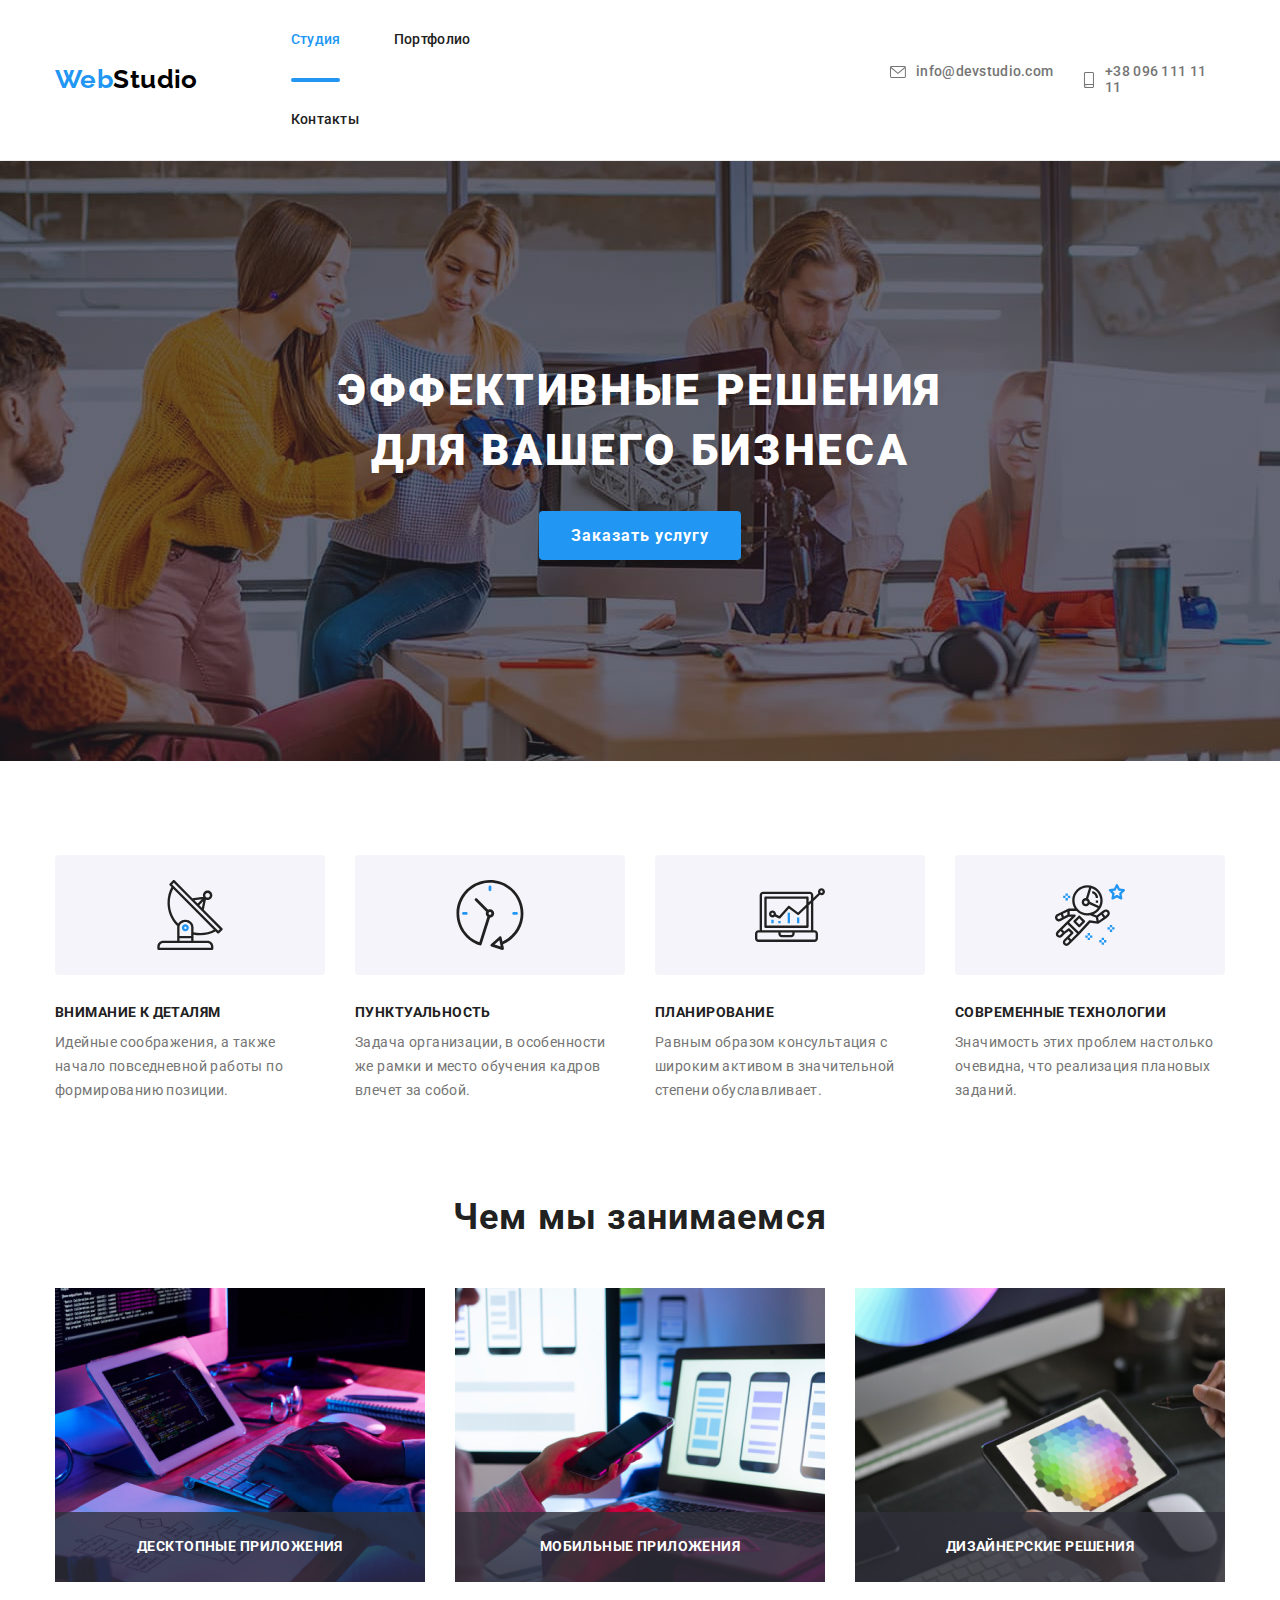
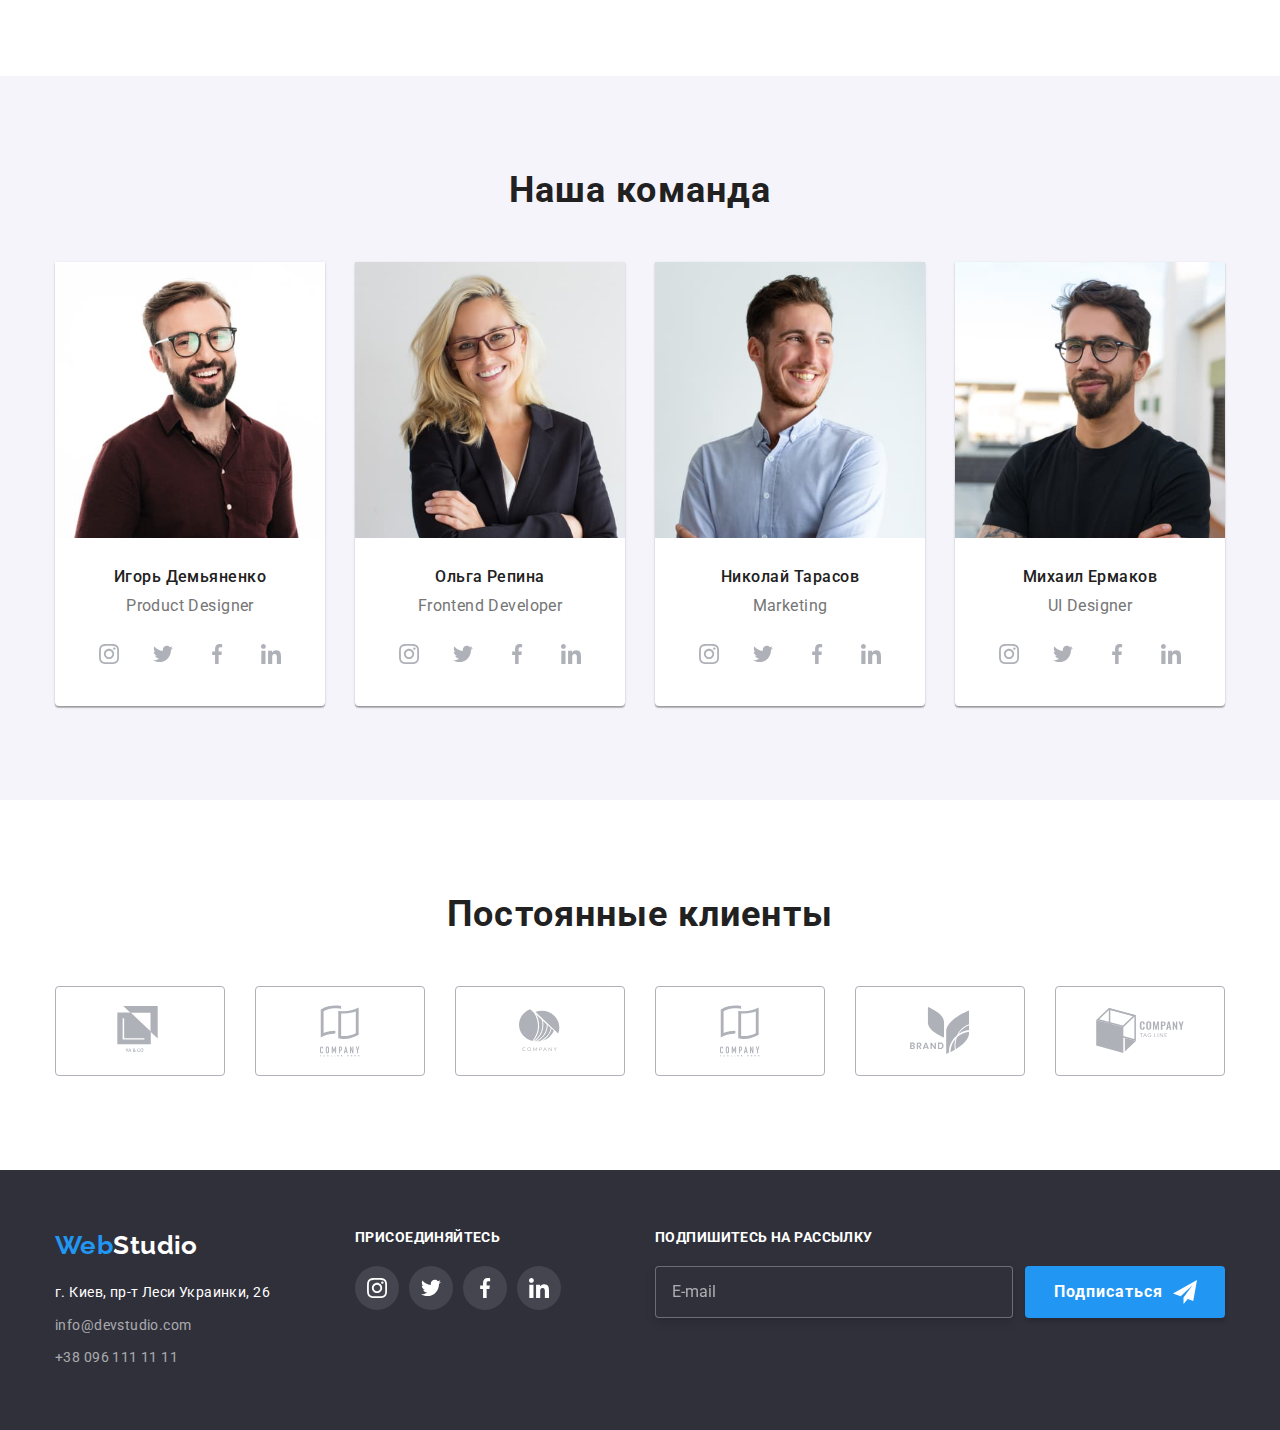
<file: index.html>
<!DOCTYPE html>
<html lang="ru">

<head>
    <meta charset="UTF-8">
    <meta http-equiv="X-UA-Compatible" content="IE=edge">
    <meta name="viewport" content="width=device-width, initial-scale=1.0">
    <meta name="description" content="Студия по созданию професиональных сайтов" >
    <title>WebStudio</title>
    <link rel="icon" href="./images/cat.jpg">
    <link rel="stylesheet"
        href="https://cdnjs.cloudflare.com/ajax/libs/modern-normalize/1.0.0/modern-normalize.min.css">
    <link rel="preconnect" href="https://fonts.gstatic.com">
    <link
        href="https://fonts.googleapis.com/css2?family=Raleway:wght@700&family=Roboto:wght@400;500;700;900&display=swap"
        rel="stylesheet">
    <link rel="stylesheet" href="./js/custom.js">
    <link rel="stylesheet" href="https://cdnjs.cloudflare.com/ajax/libs/animate.css/4.1.1/animate.min.css" />
    <link rel="stylesheet" href="./css/main.min.css">
</head>

<body>

    <!--header -->
    <header class="header">
        <div class="container header__container">
            <nav class="header__nav is-open">
                <a href="./index.html" class="header__logo">
                    <span class="header__logo--color">Web</span><span class="header__logo--link link">Studio</span>
                </a>
                <button type="button" class="button header__button--menu" aria-controls="menu-container"
                    aria-expanded="false" data-menu-button>
                    <svg class="header__icon--menu" width="30px" height="30px"
                        aria-label="переключатель мобильного меню">
                        <use class="header__icon--close" href="./images/symbol-defs.svg#icon-close"></use>
                        <use class="header__icon--open" href="./images/symbol-defs.svg#icon-menu"></use>
                    </svg>
                </button>
                <div class="header__container--menu" id="menu-container" data-menu>
                        <div class="header__navigations">
                            <ul class="header__list">
                                <li class="header__item">
                                    <a href="./index.html" class="header__link link current">Cтудия</a>
                                </li>
                                <li class="header__item">
                                    <a href="./portfolio.html" class="header__link link">Портфолио</a>
                                </li>
                                <li class="header__item">
                                    <a href="#footer" class="header__link link">Контакты</a>
                                </li>
                            </ul>
                        </div>
                        <div class="header__box--fixed">
                            <div class="header__contact">
                                <ul class="header__list header__list--contact">
                                    <li class="header__item--end">
                                        <a href="tel:++380961111111" class="header__link--tel link-contacts link">

                                                <svg class="header__icon" width="12px" height="16px">
                                                    <use href="./images/symbol-defs.svg#smartphone"></use>
                                                </svg>
                                                +38 096 111 11 11

                                        </a>
                                    </li>
                                    <li class="header__item--end">
                                        <a href="mailto:foreva@gmail.com" class="header__link--maill link-contacts link">

                                                <svg class="header__icon" width="16px" height="12px">
                                                    <use href="./images/symbol-defs.svg#envelope"></use>
                                                </svg>
                                                info@devstudio.com

                                        </a>
                                    </li>
                                </ul>
                            </div>
                            <div class="header__social">
                                <ul class="header__list--social">
                                    <li class="header__item--social">
                                        <a href="https://www.instagram.com/" class="header__link--social link"
                                            rel="noopener noreferrer nofollow" target="_blank">Instagram
                                        </a>
                                    </li>
                                    <li class="header__item--social">
                                        <a href="https://twitter.com/" class="header__link--social link"
                                            rel="noopener noreferrer nofollow" target="_blank">Twitter
                                        </a>
                                    </li>
                                    <li class="header__item--social">
                                        <a href="https://www.facebook.com/" class="header__link--social link"
                                            rel="noopener noreferrer nofollow" target="_blank">Facebook
                                        </a>
                                    </li>
                                    <li class="header__item--social">
                                        <a href="https://ua.linkedin.com/" class="header__link--social link"
                                            rel="noopener noreferrer nofollow" target="_blank">LinkedIn
                                        </a>
                                    </li>
                                </ul>
                            </div>
                        </div>


                </div>
            </nav>
        </div>
    </header>

    <main>
        <!-- section hero -->
        <section class="section hero overlay">
            <h1 class="hero__title animate__animated animate__zoomIn">Эффективные решения для вашего бизнеса</h1>
            <button type="button" class="hero__button button" data-modal-open>Заказать услугу</button>
        </section>

        <!-- section about -->
        <section class="section about">
            <div class="container">
                <ul class="about__list">
                    <li class="about__item">
                        <div class="about__box">
                            <svg class="about__icon">
                                <use href="./images/symbol-defs.svg#antenna"></use>
                            </svg>
                        </div>
                        <h3 class="about__title section-title">Внимание к деталям</h3>
                        <p class="about__text section-text">Идейные соображения, а также начало повседневной работы по
                            формированию позиции.</p>
                    </li>
                    <li class="about__item">
                        <div class="about__box">
                            <svg class="about__icon">
                                <use href="./images/symbol-defs.svg#clock"></use>
                            </svg>
                        </div>
                        <h3 class="about__title section-title">Пунктуальность</h3>
                        <p class="about__text section-text">Задача организации, в особенности же рамки и место обучения
                            кадров влечет за собой.</p>
                    </li>
                    <li class="about__item">
                        <div class="about__box">
                            <svg class="about__icon">
                                <use href="./images/symbol-defs.svg#diagram"></use>
                            </svg>
                        </div>
                        <h3 class="about__title section-title">Планирование</h3>
                        <p class="about__text section-text">Равным образом консультация с широким активом в значительной
                            степени обуславливает.</p>
                    </li>
                    <li class="about__item">
                        <div class="about__box">
                            <svg class="about__icon">
                                <use href="./images/symbol-defs.svg#astronaut"></use>
                            </svg>
                        </div>
                        <h3 class="about__title section-title">Современные технологии</h3>
                        <p class="about__text section-text">Значимость этих проблем настолько очевидна, что реализация
                            плановых заданий.</p>
                    </li>
                </ul>
            </div>
        </section>

        <!-- section work -->
        <section class="section work">
            <div class="container">
                <h2 class="work__title section-title">Чем мы занимаемся</h2>
                <ul class="work__list">
                    <li class="work__item">
                        <div class="work__box">
                            <p class="work__text section-text">Десктопные приложения</p>
                            <img srcset="
                                        ./images/studio/work/img-1-370.jpg 1x,
                                        ./images/studio/work/img-1-740.jpg 2x" src="./images/studio/work/img-1-370.jpg"
                                width="370" class="animate__animated animate__fadeInUp" alt="photo computer">
                        </div>
                    </li>
                    <li class="work__item">
                        <div class="work__box">
                            <p class="work__text section-text">Мобильные приложения</p>
                            <img srcset="
                                        ./images/studio/work/img-2-370.jpg 1x,
                                        ./images/studio/work/img-2-740.jpg 2x" src="./images/studio/work/img-2-370.jpg"
                                width="370" class="animate__animated animate__fadeInUp" alt="photo computer">
                        </div>
                    </li>
                    <li class="work__item">
                        <div class="work__box">
                            <p class="work__text section-text">Дизайнерские решения</p>
                            <img srcset="
                                        ./images/studio/work/img-3-370.jpg 1x,
                                        ./images/studio/work/img-3-740.jpg 2x" src="./images/studio/work/img-3-370.jpg"
                                width="370" class="animate__animated animate__fadeInUp" alt="photo computer">
                        </div>
                    </li>
                </ul>
            </div>
        </section>

        <!-- section team -->
        <section class="section team">
            <div class="container">
                <h2 class="team__title section-title">Наша команда</h2>
                <ul class="team__list">
                    <li class="team__item">
                        <img srcset="
                                    ./images/studio/team/img-1-450.jpg 1x,
                                    ./images/studio/team/img-1-900.jpg 2x
                                " src="./images/studio/team/img-1-450.jpg" class="team__photo" alt="фото мужчина"
                            width="450">
                        <div class="team__subtext">
                            <h3 class="team__collaborator section-title">Игорь Демьяненко</h3>
                            <p class="team__profession section-text">Product Designer</p>
                        </div>
                        <ul class="team__list--social">
                            <li class="team__item--social">
                                <a href="https://www.instagram.com/" rel="noopener noreferrer nofollow" target="_blank"
                                    class="team__link link">
                                    <svg width="20px" height="20px" aria-label="instagram-icon">
                                        <use href="./images/symbol-defs.svg#instagram-icon"></use>
                                    </svg>
                                </a>
                            </li>
                            <li class="team__item--social">
                                <a href="https://twitter.com/" rel="noopener noreferrer nofollow" target="_blank"
                                    class="team__link link">
                                    <svg width="20px" height="20px" aria-label="twitter-icon">
                                        <use href="./images/symbol-defs.svg#twitter-icon"></use>
                                    </svg>
                                </a>
                            </li>
                            <li class="team__item--social">
                                <a href="https://www.facebook.com/" rel="noopener noreferrer nofollow" target="_blank"
                                    class="team__link link">
                                    <svg width="20px" height="20px" aria-label="facebook-icon">
                                        <use href="./images/symbol-defs.svg#facebook-icon"></use>
                                    </svg>
                                </a>
                            </li>
                            <li class="team__item--social">
                                <a href="https://ua.linkedin.com/" rel="noopener noreferrer nofollow" target="_blank"
                                    class="team__link link">
                                    <svg width="20px" height="20px" aria-label="linkedin-icon">
                                        <use href="./images/symbol-defs.svg#linkedin-icon"></use>
                                    </svg>
                                </a>
                            </li>
                        </ul>
                    </li>
                    <li class="team__item">
                        <img srcset="
                        ./images/studio/team/img-2-450.jpg 1x,
                        ./images/studio/team/img-2-900.jpg 2x
                    " src="./images/studio/team/img-2-450.jpg" class="team__photo" alt="фото девушка" width="450">
                        <div class="team__subtext">
                            <h3 class="team__collaborator section-title">Ольга Репина</h3>
                            <p class="team__profession section-text">Frontend Developer</p>
                        </div>
                        <ul class="team__list--social">
                            <li class="team__item--social">
                                <a href="https://www.instagram.com/" rel="noopener noreferrer nofollow" target="_blank"
                                    class="team__link link">
                                    <svg width="20px" height="20px">
                                        <use href="./images/symbol-defs.svg#instagram-icon"></use>
                                    </svg>
                                </a>
                            </li>
                            <li class="team__item--social">
                                <a href="https://twitter.com/" rel="noopener noreferrer nofollow" target="_blank"
                                    class="team__link link">
                                    <svg width="20px" height="20px">
                                        <use href="./images/symbol-defs.svg#twitter-icon"></use>
                                    </svg>
                                </a>
                            </li>
                            <li class="team__item--social">
                                <a href="https://www.facebook.com/" rel="noopener noreferrer nofollow" target="_blank"
                                    class="team__link link">
                                    <svg width="20px" height="20px">
                                        <use href="./images/symbol-defs.svg#facebook-icon"></use>
                                    </svg>
                                </a>
                            </li>
                            <li class="team__item--social">
                                <a href="https://ua.linkedin.com/" rel="noopener noreferrer nofollow" target="_blank"
                                    class="team__link link">
                                    <svg width="20px" height="20px">
                                        <use href="./images/symbol-defs.svg#linkedin-icon"></use>
                                    </svg>
                                </a>
                            </li>
                        </ul>
                    </li>

                    <li class="team__item">
                        <img srcset="
                        ./images/studio/team/img-3-450.jpg 1x,
                        ./images/studio/team/img-3-900.jpg 2x
                    " src="./images/studio/team/img-3-450.jpg" class="team__photo" alt="фото мужчина" width="450">
                        <div class="team__subtext">
                            <h3 class="team__collaborator section-title">Николай Тарасов</h3>
                            <p class="team__profession section-text">Marketing</p>
                        </div>
                        <ul class="team__list--social">
                            <li class="team__item--social">
                                <a href="https://www.instagram.com/" rel="noopener noreferrer nofollow" target="_blank"
                                    class="team__link link">
                                    <svg width="20px" height="20px">
                                        <use href="./images/symbol-defs.svg#instagram-icon"></use>
                                    </svg>
                                </a>
                            </li>
                            <li class="team__item--social">
                                <a href="https://twitter.com/" rel="noopener noreferrer nofollow" target="_blank"
                                    class="team__link link">
                                    <svg width="20px" height="20px">
                                        <use href="./images/symbol-defs.svg#twitter-icon"></use>
                                    </svg>
                                </a>
                            </li>
                            <li class="team__item--social">
                                <a href="https://www.facebook.com/" rel="noopener noreferrer nofollow" target="_blank"
                                    class="team__link link">
                                    <svg width="20px" height="20px">
                                        <use href="./images/symbol-defs.svg#facebook-icon"></use>
                                    </svg>
                                </a>
                            </li>
                            <li class="team__item--social">
                                <a href="https://ua.linkedin.com/" rel="noopener noreferrer nofollow" target="_blank"
                                    class="team__link link">
                                    <svg width="20px" height="20px">
                                        <use href="./images/symbol-defs.svg#linkedin-icon"></use>
                                    </svg>
                                </a>
                            </li>
                        </ul>
                    </li>

                    <li class="team__item">
                        <img srcset="
                        ./images/studio/team/img-4-450.jpg 1x,
                        ./images/studio/team/img-4-900.jpg 2x
                    " src="./images/studio/team/img-4-450.jpg" class="team__photo" alt="фото мужчина" width="450">
                        <div class="team__subtext">
                            <h3 class="team__collaborator section-title">Михаил Ермаков</h3>
                            <p class="team__profession section-text">UI Designer</p>
                        </div>
                        <ul class="team__list--social">
                            <li class="team__item--social">
                                <a href="https://www.instagram.com/" rel="noopener noreferrer nofollow" target="_blank"
                                    class="team__link link">
                                    <svg width="20px" height="20px">
                                        <use href="./images/symbol-defs.svg#instagram-icon"></use>
                                    </svg>
                                </a>
                            </li>
                            <li class="team__item--social">
                                <a href="https://twitter.com/" rel="noopener noreferrer nofollow" target="_blank"
                                    class="team__link link">
                                    <svg width="20px" height="20px">
                                        <use href="./images/symbol-defs.svg#twitter-icon"></use>
                                    </svg>
                                </a>
                            </li>
                            <li class="team__item--social">
                                <a href="https://www.facebook.com/" rel="noopener noreferrer nofollow" target="_blank"
                                    class="team__link link">
                                    <svg width="20px" height="20px">
                                        <use href="./images/symbol-defs.svg#facebook-icon"></use>
                                    </svg>
                                </a>
                            </li>
                            <li class="team__item--social">
                                <a href="https://ua.linkedin.com/" rel="noopener noreferrer nofollow" target="_blank"
                                    class="team__link link">
                                    <svg width="20px" height="20px">
                                        <use href="./images/symbol-defs.svg#linkedin-icon"></use>
                                    </svg>
                                </a>
                            </li>
                        </ul>
                    </li>
                </ul>
            </div>
        </section>

        <!-- section clients -->
        <section class="section clients">
            <div class="container">
                <h2 class="clients__title section-title">Постоянные клиенты</h2>
                <ul class="clients__list">
                    <li class="clients__item">
                        <a href="" class="clients__link link">
                            <svg class="team__company-1" width="47.27px" height="49.23px">
                                <use href="./images/symbol-defs.svg#client-1"></use>
                            </svg>
                        </a>
                    </li>
                    <li class="clients__item">
                        <a href="" class="clients__link link">
                            <svg class="team__company-2" width="40px" height="52px">
                                <use href="./images/symbol-defs.svg#client-2"></use>
                            </svg>
                        </a>
                    </li>
                    <li class="clients__item">
                        <a href="" class="clients__link link">
                            <svg class="team__company-3" width="41px" height="42.6px">
                                <use href="./images/symbol-defs.svg#client-3"></use>
                            </svg>
                        </a>
                    </li>
                    <li class="clients__item">
                        <a href="" class="clients__link link">
                            <svg class="team__company-4" width="40px" height="52px">
                                <use href="./images/symbol-defs.svg#client-2"></use>
                            </svg>
                        </a>
                    </li>
                    <li class="clients__item">
                        <a href="" class="clients__link link">
                            <svg class="team__company-5" width="59px" height="47px">
                                <use href="./images/symbol-defs.svg#client-5"></use>
                            </svg>
                        </a>
                    </li>
                    <li class="clients__item">
                        <a href="" class="clients__link link">
                            <svg class="team__company-6" width="88.48px" height="45.44px">
                                <use href="./images/symbol-defs.svg#client-6"></use>
                            </svg>
                        </a>
                    </li>
                </ul>
            </div>
        </section>

    </main>
    <!-- footer -->
    <footer class="footer" id="footer">
        <div class="container footer__container">
            <div class="footer__widget">
                <a href="./index.html" class="footer__logo link">
                    <span class="footer__logo--color">Web</span><span class="footer__logo--link link">Studio</span>
                </a>
                <div class="footer__address">
                    <address>
                        <ul class="footer__list">
                            <li class="footer__item">
                                <a href="https://goo.gl/maps/HRB16LiTaG1xVT858" rel="noopener noreferrer nofollow"
                                    target="_blank" class="footer__contact--link map link">
                                    г. Киев, пр-т Леси Украинки, 26
                                </a>
                            </li>
                            <li class="footer__item">
                                <a href="mailto:info@devstudio.com"
                                    class="footer__contact--link link">info@devstudio.com
                                </a>
                            </li>
                            <li class="footer__item">
                                <a href="tel:+380961111111" class="footer__contact--link link">+38 096 111 11 11</a>
                            </li>
                        </ul>
                    </address>
                </div>
            </div>
            <div class="footer__widget footer__widget--social">
                <p class="footer__text section-text">присоединяйтесь</p>
                <ul class="footer__list--social">
                    <li class="footer__item--social">
                        <a href="https://www.instagram.com/" rel="noopener noreferrer nofollow" target="_blank"
                            class="footer__link--icon link">
                            <svg width="20" height="20" aria-label="instagram-icon">
                                <use href="./images/symbol-defs.svg#instagram-icon"></use>
                            </svg>
                        </a>
                    </li>
                    <li class="footer__item--social">
                        <a href="https://twitter.com/" rel="noopener noreferrer nofollow" target="_blank"
                            class="footer__link--icon link">
                            <svg width="20" height="20" aria-label="twitter-icon">
                                <use href="./images/symbol-defs.svg#twitter-icon"></use>
                            </svg>
                        </a>
                    </li>
                    <li class="footer__item--social">
                        <a href="https://www.facebook.com/" rel="noopener noreferrer nofollow" target="_blank"
                            class="footer__link--icon link">
                            <svg width="20" height="20" aria-label="facebook-icon">
                                <use href="./images/symbol-defs.svg#facebook-icon"></use>
                            </svg>
                        </a>
                    </li>
                    <li class="footer__item--social">
                        <a href="https://ua.linkedin.com/" rel="noopener noreferrer nofollow" target="_blank"
                            class="footer__link--icon link">
                            <svg width="20" height="20" aria-label="linkedin-icon">
                                <use href="./images/symbol-defs.svg#linkedin-icon"></use>
                            </svg>
                        </a>
                    </li>
                </ul>
            </div>
            <div class="footer__widget footer__widget--subscribe">
                <form class="footer__form--subscribe" name="signup-form" autocomplete="on">
                    <p class="footer__text--subscribe section-text">
                        Подпишитесь на рассылку
                    </p>
                    <div class="footer__label--subscribe">
                        <input class="footer__input--subscribe" type="email" name="email" placeholder="E-mail" required>
                        <button type="submit" class="footer__button--subscribe button">
                            Подписаться
                            <svg class="footer__icon--subscribe" width="24" height="24" aria-label="twitter-icon">
                                <use href="./images/symbol-defs.svg#icon-sibscribe"></use>
                            </svg>
                        </button>
                    </div>
                </form>
            </div>
        </div>
    </footer>
    <!-- modal -->
    <div class="backdrop is-hidden backdrop__close" data-modal>
        <div class="modal">
            <button data-modal-close class="modal__button button">
                <svg aria-label="close-icon" class="modal__close">
                    <use href="./images/symbol-defs.svg#icon-close"></use>
                </svg>
            </button>
            <form class="modal__form" autocomplete="on">
                <h2 class="modal__title section-title">Оставьте свои данные, мы вам перезвоним</h2>
                <div class="modal__group">
                    <label>
                        <span class="modal__label section-text">Имя</span>
                        <span class="modal__group--input">
                            <input class="modal__input" type="text" name="name" required>
                            <svg class="modal__icon" width="18" height="18" aria-label="name-icon">
                                <use href="./images/symbol-defs.svg#icon-person"></use>
                            </svg>
                        </span>
                    </label>
                </div>

                <div class="modal__group">
                    <label>
                        <span class="modal__label section-text">Телефон</span>
                        <span class="modal__group--input">
                            <input class="modal__input" type="tel" name="tel" required>
                            <svg class="modal__icon" width="18" height="18" aria-label="tel-icon">
                                <use href="./images/symbol-defs.svg#icon-phone"></use>
                            </svg>
                        </span>
                    </label>
                </div>

                <div class="modal__group">
                    <label>
                        <span class="modal__label section-text">Почта</span>
                        <span class="modal__group--input">
                            <input class="modal__input" type="email" name="email" required>
                            <svg class="modal__icon" width="18" height="18" aria-label="email-icon">
                                <use href="./images/symbol-defs.svg#icon-email"></use>
                            </svg>
                        </span>
                    </label>
                </div>

                <div class="modal__group">
                    <label>
                        <span class="modal__label section-text">Комментарий</span>
                        <textarea class="modal__textarea" placeholder="Введите текст" name="user-message"></textarea>
                    </label>
                </div>
                <label class="modal__label--checkbox">
                    <input class="modal__checkbox" type="checkbox">
                    <span class="modal__icon--custom"></span>
                    <span class="modal__text--checkbox">Соглашаюсь с рассылкой и принимаю</span>&nbsp;
                    <a href="#" class="modal__link link">Условия договора</a>
                </label>
                <button type="submit" class="modal__buttom button">Отправить</button>
            </form>
        </div>
    </div>

    <script src="./js/mobile-menu.js"></script>
    <script src="./js/modal.js"></script>
    <script src="./js/custom.js"></script>
</body>

</html>
</file>
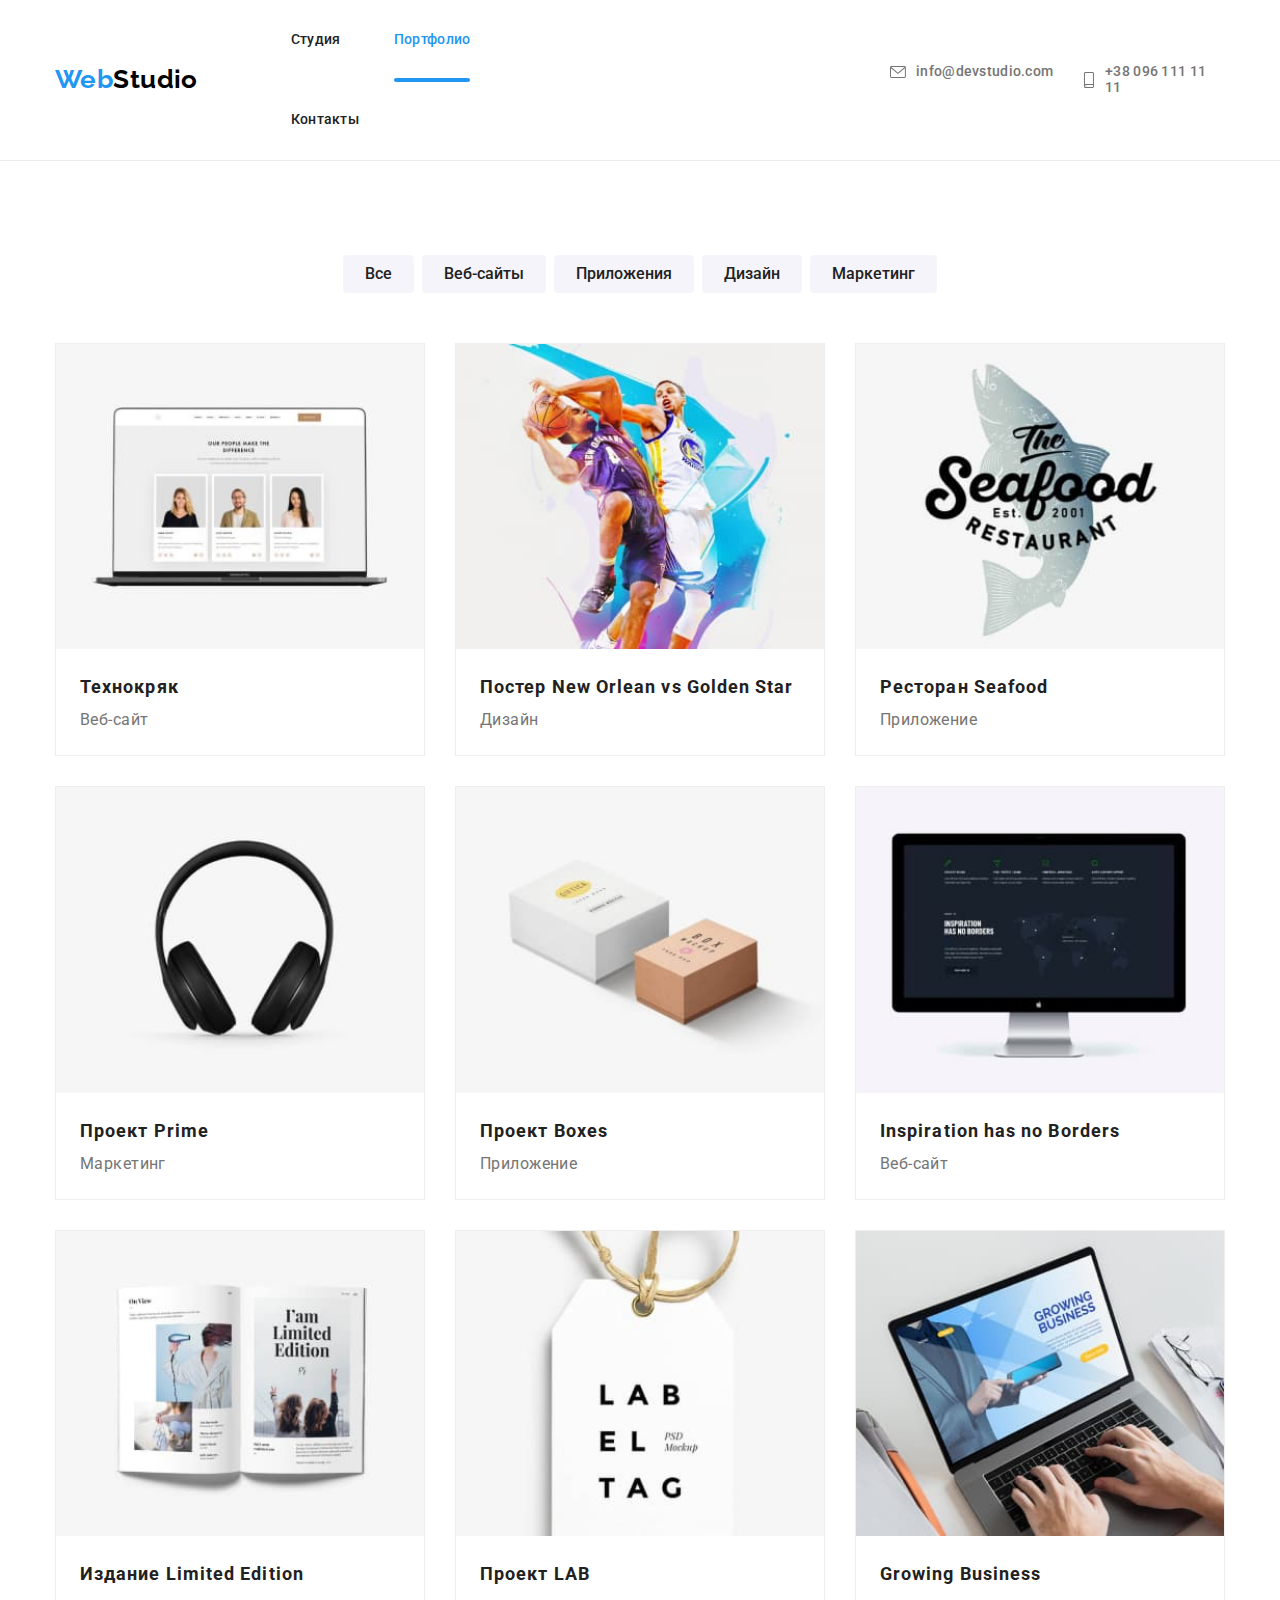
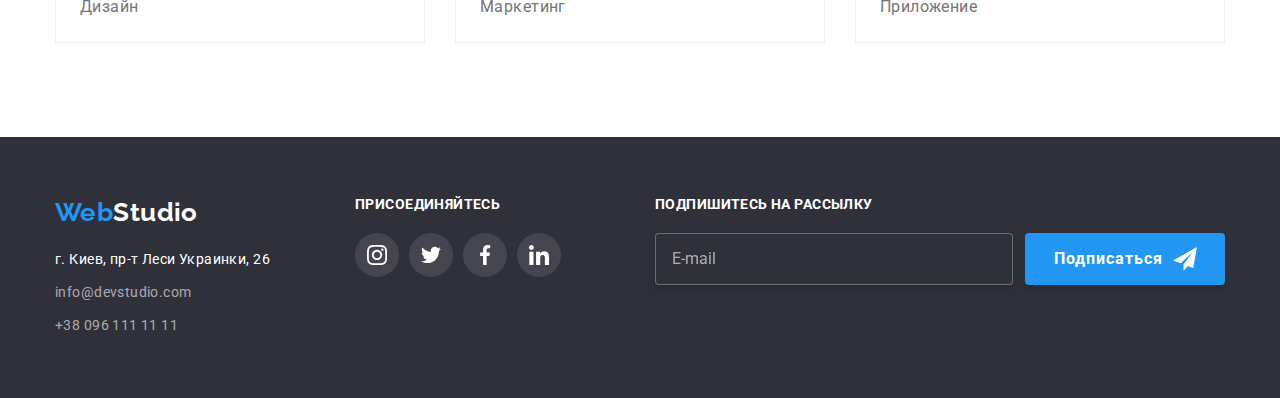
<file: portfolio.html>
<!DOCTYPE html>
<html lang="ru">

<head>
    <meta charset="UTF-8">
    <meta http-equiv="X-UA-Compatible" content="IE=edge">
    <meta name="viewport" content="width=device-width, initial-scale=1.0">
    <title>Portfolio</title>
    <link rel="stylesheet"
        href="https://cdnjs.cloudflare.com/ajax/libs/modern-normalize/1.0.0/modern-normalize.min.css">
    <link rel="icon" href="./images/cat.jpg">
    <link rel="preconnect" href="https://fonts.gstatic.com">
    <link
        href="https://fonts.googleapis.com/css2?family=Raleway:wght@700&family=Roboto:wght@400;500;700;900&display=swap"
        rel="stylesheet">
    <link rel="stylesheet" href="./js/custom.js">
    <link rel="stylesheet" href="./css/main.min.css">
</head>

<body>

    <!--header -->
    <header class="header">
        <div class="container header__container">
            <nav class="header__nav is-open">
                <a href="./index.html" class="header__logo">
                    <span class="header__logo--color">Web</span><span class="header__logo--link link">Studio</span>
                </a>
                <button type="button" class="button header__button--menu" aria-controls="menu-container"
                    aria-expanded="false" data-menu-button>
                    <svg class="header__icon--menu" width="30px" height="30px"
                        aria-label="переключатель мобильного меню">
                        <use class="header__icon--close" href="./images/symbol-defs.svg#icon-close"></use>
                        <use class="header__icon--open" href="./images/symbol-defs.svg#icon-menu"></use>
                    </svg>
                </button>
                <div class="header__container--menu" id="menu-container" data-menu>
                        <div class="header__navigations">
                            <ul class="header__list">
                                <li class="header__item">
                                    <a href="./index.html" class="header__link link">Cтудия</a>
                                </li>
                                <li class="header__item">
                                    <a href="./portfolio.html" class="header__link link current">Портфолио</a>
                                </li>
                                <li class="header__item">
                                    <a href="#footer" class="header__link link">Контакты</a>
                                </li>
                            </ul>
                        </div>
                        <div class="header__box--fixed">
                            <div class="header__contact">
                                <ul class="header__list header__list--contact">
                                    <li class="header__item--end">
                                        <a href="tel:++380961111111" class="header__link--tel link-contacts link">

                                                <svg class="header__icon" width="12px" height="16px">
                                                    <use href="./images/symbol-defs.svg#smartphone"></use>
                                                </svg>
                                                +38 096 111 11 11

                                        </a>
                                    </li>
                                    <li class="header__item--end">
                                        <a href="mailto:foreva@gmail.com" class="header__link--maill link-contacts link">

                                                <svg class="header__icon" width="16px" height="12px">
                                                    <use href="./images/symbol-defs.svg#envelope"></use>
                                                </svg>
                                                info@devstudio.com

                                        </a>
                                    </li>
                                </ul>
                            </div>
                            <div class="header__social">
                                <ul class="header__list--social">
                                    <li class="header__item--social">
                                        <a href="https://www.instagram.com/" class="header__link--social link"
                                            rel="noopener noreferrer nofollow" target="_blank">Instagram
                                        </a>
                                    </li>
                                    <li class="header__item--social">
                                        <a href="https://twitter.com/" class="header__link--social link"
                                            rel="noopener noreferrer nofollow" target="_blank">Twitter
                                        </a>
                                    </li>
                                    <li class="header__item--social">
                                        <a href="https://www.facebook.com/" class="header__link--social link"
                                            rel="noopener noreferrer nofollow" target="_blank">Facebook
                                        </a>
                                    </li>
                                    <li class="header__item--social">
                                        <a href="https://ua.linkedin.com/" class="header__link--social link"
                                            rel="noopener noreferrer nofollow" target="_blank">LinkedIn
                                        </a>
                                    </li>
                                </ul>
                            </div>
                        </div>


                </div>
            </nav>
        </div>
    </header>

    <main>
        <section class="section portfolio">
            <div class="container">
                <h1 class="visually-hidden">Portfolio</h1>
                <!-- portfolio filter -->
                <ul class="portfolio__list">
                    <li class="portfolio__item">
                        <button type="button" class="portfolio__button button">Все</button>
                    </li>
                    <li class="portfolio__item">
                        <button type="button" class="portfolio__button button">Веб-сайты</button>
                    </li>
                    <li class="portfolio__item">
                        <button type="button" class="portfolio__button button">Приложения</button>
                    </li>
                    <li class="portfolio__item">
                        <button type="button" class="portfolio__button button">Дизайн</button>
                    </li>
                    <li class="portfolio__item">
                        <button type="button" class="portfolio__button button">Маркетинг</button>
                    </li>
                </ul>
                <!-- Projects -->
                <ul class="portfolio__list--wrap">
                    <li class="portfolio__item--wrap">
                        <a href="" class="portfolio__link link">
                            <div class="portfolio__thumb">
                                <div class="portfolio__overlay">
                                    <p class="portfolio__text--hiden">Технокряк это современная площадка распространения
                                        коронавируса. Компании используют эту платформу для цифрового шпионажа и атак на
                                        защищённые сервера конкурентов.</p>
                                </div>
                                <img srcset="
                                    ./images/portfolio/tablet/img-1-354.jpg 1x,
                                    ./images/portfolio/tablet/img-1-708.jpg 2x
                                    " 
                                    src="./images/portfolio/tablet/img-1-354.jpg" 
                                    class="portfolio__images"
                                    alt="фото проекта" 
                                    width="354"
                                    >
                            </div>
                            <div class="portfolio__aside">
                                <h2 class="portfolio__title section-title">Технокряк</h2>
                                <p class="portfolio__text section-text">Веб-сайт</p>
                            </div>
                        </a>
                    </li>
                    <li class="portfolio__item--wrap">
                        <a href="" class="portfolio__link link">
                            <div class="portfolio__thumb">
                                <div class="portfolio__overlay">
                                    <p class="portfolio__text--hiden">Технокряк это современная площадка распространения
                                        коронавируса. Компании используют эту платформу для цифрового шпионажа и атак на
                                        защищённые сервера конкурентов.</p>
                                </div>
                                <img srcset="
                                    ./images/portfolio/tablet/img-2-354.jpg 1x,
                                    ./images/portfolio/tablet/img-2-708.jpg 2x
                                    " 
                                    src="./images/portfolio/tablet/img-2-354.jpg" 
                                    class="portfolio__images"
                                    alt="фото проекта" 
                                    width="354"
                                    >
                            </div>
                            <div class="portfolio__aside">
                                <h2 class="portfolio__title section-title">Постер New Orlean vs Golden Star</h2>
                                <p class="portfolio__text section-text">Дизайн</p>
                            </div>
                        </a>
                    </li>
                    <li class="portfolio__item--wrap">
                        <a href="" class="portfolio__link link">
                            <div class="portfolio__thumb">
                                <div class="portfolio__overlay">
                                    <p class="portfolio__text--hiden">Технокряк это современная площадка распространения
                                        коронавируса. Компании используют эту платформу для цифрового шпионажа и атак на
                                        защищённые сервера конкурентов.</p>
                                </div>
                                <img srcset="
                                    ./images/portfolio/tablet/img-3-354.jpg 1x,
                                    ./images/portfolio/tablet/img-3-708.jpg 2x
                                    " 
                                    src="./images/portfolio/tablet/img-3-354.jpg" 
                                    class="portfolio__images"
                                    alt="фото проекта" 
                                    width="354"
                                    >
                            </div>
                            <div class="portfolio__aside">
                                <h2 class="portfolio__title section-title">Ресторан Seafood</h2>
                                <p class="portfolio__text section-text">Приложение</p>
                            </div>
                        </a>
                    </li>
                    <li class="portfolio__item--wrap">
                        <a href="" class="portfolio__link link">
                            <div class="portfolio__thumb">
                                <div class="portfolio__overlay">
                                    <p class="portfolio__text--hiden">Технокряк это современная площадка распространения
                                        коронавируса. Компании используют эту платформу для цифрового шпионажа и атак на
                                        защищённые сервера конкурентов.</p>
                                </div>
                                <img srcset="
                                    ./images/portfolio/tablet/img-4-354.jpg 1x,
                                    ./images/portfolio/tablet/img-4-708.jpg 2x
                                    " 
                                    src="./images/portfolio/tablet/img-4-354.jpg" 
                                    class="portfolio__images"
                                    alt="фото проекта" 
                                    width="354"
                                    >
                            </div>
                            <div class="portfolio__aside">
                                <h2 class="portfolio__title section-title">Проект Prime</h2>
                                <p class="portfolio__text section-text">Маркетинг</p>
                            </div>
                        </a>
                    </li>
                    <li class="portfolio__item--wrap">
                        <a href="" class="portfolio__link link">
                            <div class="portfolio__thumb">
                                <div class="portfolio__overlay">
                                    <p class="portfolio__text--hiden">Технокряк это современная площадка распространения
                                        коронавируса. Компании используют эту платформу для цифрового шпионажа и атак на
                                        защищённые сервера конкурентов.</p>
                                </div>
                                <img srcset="
                                    ./images/portfolio/tablet/img-5-354.jpg 1x,
                                    ./images/portfolio/tablet/img-5-708.jpg 2x
                                    " 
                                    src="./images/portfolio/tablet/img-5-354.jpg" 
                                    class="portfolio__images"
                                    alt="фото проекта" 
                                    width="354"
                                    >
                            </div>
                            <div class="portfolio__aside">
                                <h2 class="portfolio__title section-title">Проект Boxes</h2>
                                <p class="portfolio__text section-text">Приложение</p>
                            </div>
                        </a>
                    </li>
                    <li class="portfolio__item--wrap">
                        <a href="" class="portfolio__link link">
                            <div class="portfolio__thumb">
                                <div class="portfolio__overlay">
                                    <p class="portfolio__text--hiden">Технокряк это современная площадка распространения
                                        коронавируса. Компании используют эту платформу для цифрового шпионажа и атак на
                                        защищённые сервера конкурентов.</p>
                                </div>
                                <img srcset="
                                    ./images/portfolio/tablet/img-6-354.jpg 1x,
                                    ./images/portfolio/tablet/img-6-708.jpg 2x
                                    " 
                                    src="./images/portfolio/tablet/img-6-354.jpg" 
                                    class="portfolio__images"
                                    alt="фото проекта" 
                                    width="354"
                                    >
                            </div>
                            <div class="portfolio__aside">
                                <h2 class="portfolio__title section-title">Inspiration has no Borders</h2>
                                <p class="portfolio__text section-text">Веб-сайт</p>
                            </div>
                        </a>
                    </li>
                    <li class="portfolio__item--wrap">
                        <a href="" class="portfolio__link link">
                            <div class="portfolio__thumb">
                                <div class="portfolio__overlay">
                                    <p class="portfolio__text--hiden">Технокряк это современная площадка распространения
                                        коронавируса. Компании используют эту платформу для цифрового шпионажа и атак на
                                        защищённые сервера конкурентов.</p>
                                </div>
                                <img srcset="
                                    ./images/portfolio/tablet/img-7-354.jpg 1x,
                                    ./images/portfolio/tablet/img-7-708.jpg 2x
                                    " 
                                    src="./images/portfolio/tablet/img-7-354.jpg" 
                                    class="portfolio__images"
                                    alt="фото проекта" 
                                    width="354"
                                    >
                            </div>
                            <div class="portfolio__aside">
                                <h2 class="portfolio__title section-title">Издание Limited Edition</h2>
                                <p class="portfolio__text section-text">Дизайн</p>
                            </div>
                        </a>
                    </li>
                    <li class="portfolio__item--wrap">
                        <a href="" class="portfolio__link link">
                            <div class="portfolio__thumb">
                                <div class="portfolio__overlay">
                                    <p class="portfolio__text--hiden">Технокряк это современная площадка распространения
                                        коронавируса. Компании используют эту платформу для цифрового шпионажа и атак на
                                        защищённые сервера конкурентов.</p>
                                </div>
                                <img srcset="
                                    ./images/portfolio/tablet/img-8-354.jpg 1x,
                                    ./images/portfolio/tablet/img-8-708.jpg 2x
                                    " 
                                    src="./images/portfolio/tablet/img-8-354.jpg" 
                                    class="portfolio__images"
                                    alt="фото проекта" 
                                    width="354"
                                    >
                            </div>
                            <div class="portfolio__aside">
                                <h2 class="portfolio__title section-title">Проект LAB</h2>
                                <p class="portfolio__text section-text">Маркетинг</p>
                            </div>
                        </a>
                    </li>
                    <li class="portfolio__item--wrap">
                        <a href="" class="portfolio__link link">
                            <div class="portfolio__thumb">
                                <div class="portfolio__overlay">
                                    <p class="portfolio__text--hiden">Технокряк это современная площадка распространения
                                        коронавируса. Компании используют эту платформу для цифрового шпионажа и атак на
                                        защищённые сервера конкурентов.</p>
                                </div>
                                <img srcset="
                                    ./images/portfolio/tablet/img-9-354.jpg 1x,
                                    ./images/portfolio/tablet/img-9-708.jpg 2x
                                    " 
                                    src="./images/portfolio/tablet/img-9-354.jpg" 
                                    class="portfolio__images"
                                    alt="фото проекта" 
                                    width="354"
                                    >
                            </div>
                            <div class="portfolio__aside">
                                <h2 class="portfolio__title section-title">Growing Business</h2>
                                <p class="portfolio__text section-text">Приложение</p>
                            </div>
                        </a>
                    </li>
                </ul>
            </div>

        </section>
    </main>

    <!-- footer -->
    <footer class="footer" id="footer">
        <div class="container footer__container">
            <div class="footer__widget">
                <a href="./index.html" class="footer__logo link">
                    <span class="footer__logo--color">Web</span><span class="footer__logo--link link">Studio</span>
                </a>
                <div class="footer__address">
                    <address>
                        <ul class="footer__list">
                            <li class="footer__item">
                                <a href="https://goo.gl/maps/HRB16LiTaG1xVT858" rel="noopener noreferrer nofollow"
                                    target="_blank" class="footer__contact--link map link">
                                    г. Киев, пр-т Леси Украинки, 26
                                </a>
                            </li>
                            <li class="footer__item">
                                <a href="mailto:info@devstudio.com"
                                    class="footer__contact--link link">info@devstudio.com
                                </a>
                            </li>
                            <li class="footer__item">
                                <a href="tel:+380961111111" class="footer__contact--link link">+38 096 111 11 11</a>
                            </li>
                        </ul>
                    </address>
                </div>
            </div>
            <div class="footer__widget footer__widget--social">
                <p class="footer__text section-text">присоединяйтесь</p>
                <ul class="footer__list--social">
                    <li class="footer__item--social">
                        <a href="https://www.instagram.com/" rel="noopener noreferrer nofollow" target="_blank"
                            class="footer__link--icon link">
                            <svg width="20" height="20" aria-label="instagram-icon">
                                <use href="./images/symbol-defs.svg#instagram-icon"></use>
                            </svg>
                        </a>
                    </li>
                    <li class="footer__item--social">
                        <a href="https://twitter.com/" rel="noopener noreferrer nofollow" target="_blank"
                            class="footer__link--icon link">
                            <svg width="20" height="20" aria-label="twitter-icon">
                                <use href="./images/symbol-defs.svg#twitter-icon"></use>
                            </svg>
                        </a>
                    </li>
                    <li class="footer__item--social">
                        <a href="https://www.facebook.com/" rel="noopener noreferrer nofollow" target="_blank"
                            class="footer__link--icon link">
                            <svg width="20" height="20" aria-label="facebook-icon">
                                <use href="./images/symbol-defs.svg#facebook-icon"></use>
                            </svg>
                        </a>
                    </li>
                    <li class="footer__item--social">
                        <a href="https://ua.linkedin.com/" rel="noopener noreferrer nofollow" target="_blank"
                            class="footer__link--icon link">
                            <svg width="20" height="20" aria-label="linkedin-icon">
                                <use href="./images/symbol-defs.svg#linkedin-icon"></use>
                            </svg>
                        </a>
                    </li>
                </ul>
            </div>
            <div class="footer__widget footer__widget--subscribe">
                <form class="footer__form--subscribe" name="signup-form" autocomplete="on">
                    <p class="footer__text--subscribe section-text">
                        Подпишитесь на рассылку
                    </p>
                    <div class="footer__label--subscribe">
                        <input class="footer__input--subscribe" type="email" name="email" placeholder="E-mail" required>
                        <button type="submit" class="footer__button--subscribe button">
                            Подписаться
                            <svg class="footer__icon--subscribe" width="24" height="24" aria-label="twitter-icon">
                                <use href="./images/symbol-defs.svg#icon-sibscribe"></use>
                            </svg>
                        </button>
                    </div>
                </form>
            </div>
        </div>
    </footer>
    <script src="./js/mobile-menu.js"></script>
    <script src="./js/custom.js"></script>
</body>

</html>
</file>
<file: css/main.min.css>
body{font-family:Roboto, sans-serif;background-color:#fff;color:#212121;font-size:14px;letter-spacing:0.03em}body.modal-open{overflow:hidden}ul,h1,h2,h3,h4,p{padding:0;margin:0}img{display:block;max-width:100%;height:auto}.section{padding-top:94px;padding-bottom:94px}@media screen and (max-width: 1199.98px){.section{padding-top:60px;padding-bottom:60px}}.container{width:100%;margin-left:auto;margin-right:auto;padding-left:15px;padding-right:15px}@media screen and (min-width: 480px){.container{width:480px}}@media screen and (min-width: 768px){.container{width:768px}}@media screen and (min-width: 1200px){.container{width:1200px}}.section-title{font-weight:700;font-size:36px;line-height:1.16;letter-spacing:0.03em;color:#212121}.section-text{font-size:14px;line-height:1.71;color:#757575}.link{-webkit-transition:color 250ms cubic-bezier(0.4, 0, 0.2, 1),fill 250ms cubic-bezier(0.4, 0, 0.2, 1),background-color 250ms cubic-bezier(0.4, 0, 0.2, 1),border-color 250ms cubic-bezier(0.4, 0, 0.2, 1),-webkit-box-shadow 250ms cubic-bezier(0.4, 0, 0.2, 1);transition:color 250ms cubic-bezier(0.4, 0, 0.2, 1),fill 250ms cubic-bezier(0.4, 0, 0.2, 1),background-color 250ms cubic-bezier(0.4, 0, 0.2, 1),border-color 250ms cubic-bezier(0.4, 0, 0.2, 1),-webkit-box-shadow 250ms cubic-bezier(0.4, 0, 0.2, 1);-o-transition:color 250ms cubic-bezier(0.4, 0, 0.2, 1),fill 250ms cubic-bezier(0.4, 0, 0.2, 1),background-color 250ms cubic-bezier(0.4, 0, 0.2, 1),border-color 250ms cubic-bezier(0.4, 0, 0.2, 1),box-shadow 250ms cubic-bezier(0.4, 0, 0.2, 1);transition:color 250ms cubic-bezier(0.4, 0, 0.2, 1),fill 250ms cubic-bezier(0.4, 0, 0.2, 1),background-color 250ms cubic-bezier(0.4, 0, 0.2, 1),border-color 250ms cubic-bezier(0.4, 0, 0.2, 1),box-shadow 250ms cubic-bezier(0.4, 0, 0.2, 1);transition:color 250ms cubic-bezier(0.4, 0, 0.2, 1),fill 250ms cubic-bezier(0.4, 0, 0.2, 1),background-color 250ms cubic-bezier(0.4, 0, 0.2, 1),border-color 250ms cubic-bezier(0.4, 0, 0.2, 1),box-shadow 250ms cubic-bezier(0.4, 0, 0.2, 1),-webkit-box-shadow 250ms cubic-bezier(0.4, 0, 0.2, 1)}.button{-webkit-transition:background-color 250ms cubic-bezier(0.4, 0, 0.2, 1),color 250ms cubic-bezier(0.4, 0, 0.2, 1);-o-transition:background-color 250ms cubic-bezier(0.4, 0, 0.2, 1),color 250ms cubic-bezier(0.4, 0, 0.2, 1);transition:background-color 250ms cubic-bezier(0.4, 0, 0.2, 1),color 250ms cubic-bezier(0.4, 0, 0.2, 1)}.header{position:relative;border-bottom:1px solid #ececec}@media screen and (max-width: 767.98px){.header__nav{display:-webkit-box;display:-ms-flexbox;display:flex;-webkit-box-pack:justify;-ms-flex-pack:justify;justify-content:space-between;width:100%}}@media screen and (min-width: 768px){.header__nav{display:-webkit-box;display:-ms-flexbox;display:flex;-webkit-box-align:center;-ms-flex-align:center;align-items:center}}.header__logo{display:block;text-decoration:none;padding-top:24px;padding-bottom:25px}@media screen and (min-width: 768px) and (max-width: 1199.98px){.header__logo{margin-right:88px}}@media screen and (min-width: 1200px){.header__logo{margin-right:93px}}.header__logo--color{color:#2196f3;font-family:Raleway;font-weight:bold;font-size:26px;line-height:1.2}.header__logo--link{color:#000000;font-family:Raleway;font-weight:bold;font-size:26px;line-height:1.2}.header__logo--link:hover,.header__logo--link:focus{color:#2196f3}.header__button--menu{display:-webkit-box;display:-ms-flexbox;display:flex;-webkit-box-align:center;-ms-flex-align:center;align-items:center;margin:0;padding:0;border:none;background-color:transparent;z-index:2}.header__button--menu:hover,.header__button--menu:focus{fill:#2196f3}@media screen and (min-width: 768px){.header__button--menu{display:none}}.header__icon--menu{-webkit-transition:fill 250ms cubic-bezier(0.4, 0, 0.2, 1);-o-transition:fill 250ms cubic-bezier(0.4, 0, 0.2, 1);transition:fill 250ms cubic-bezier(0.4, 0, 0.2, 1)}.header__button--menu .header__icon--close{display:none}.header__button--menu.is-open .header__icon--close{display:block}.header__button--menu.is-open .header__icon--open{display:none}@media screen and (max-width: 767.98px){.header__container--menu{display:none;top:0;left:0;width:100%;z-index:1;background-color:#fff;height:100vh;position:fixed;padding-top:48px;padding-left:30px}.header__container--menu.is-open{display:block}}@media screen and (min-width: 768px){.header__container--menu{display:-webkit-box;display:-ms-flexbox;display:flex;-webkit-box-align:center;-ms-flex-align:center;align-items:center}}@media screen and (max-width: 767.98px){.header__navigations{margin-bottom:250px}}@media screen and (min-width: 1200px){.header__navigations{margin-right:299px}}.header__list{list-style:none}@media screen and (max-width: 767.98px){.header__item:not(:last-child){margin-bottom:32px}}@media screen and (min-width: 768px){.header__item{display:-webkit-inline-box;display:-ms-inline-flexbox;display:inline-flex;position:relative}.header__item:not(:last-child){margin-right:50px}}.header__link{display:block;color:#212121;font-weight:500;line-height:1.14;letter-spacing:0.02em;text-decoration:none}@media screen and (max-width: 767.98px){.header__link{font-size:40px;line-height:1.175}}@media screen and (min-width: 768px){.header__link{padding-top:32px;padding-bottom:32px}}.header__link:hover,.header__link:focus{color:#2196f3}.header__link.current{color:#2196f3}.header__link.current::after{content:"";position:absolute;display:block;bottom:-2px;left:0;width:100%;height:4px;border-radius:2px;background-color:#2196f3}@media screen and (max-width: 767.98px){.header__link.current::after{display:none}}@media screen and (max-width: 767.98px){.header__box--fixed{position:fixed;bottom:48px}}@media screen and (max-width: 767.98px){.header__contact{margin-bottom:64px}}@media screen and (min-width: 768px) and (max-width: 1199.98px){.header__list--contact{display:flex;flex-direction:column-reverse;margin-left:43px}}@media screen and (min-width: 1200px){.header__list--contact{display:flex;flex-direction:row-reverse}}@media screen and (max-width: 767.98px){.header__item--end:not(:last-child){margin-bottom:32px}}@media screen and (min-width: 768px) and (max-width: 1199.98px){.header__item--end:not(:last-child){margin-top:10px}}@media screen and (min-width: 1200px){.header__item--end:not(:first-child){margin-right:30px}}@media screen and (min-width: 768px){.header__box{display:-webkit-inline-box;display:-ms-inline-flexbox;display:inline-flex;-webkit-box-align:center;-ms-flex-align:center;align-items:center}}.header__icon{margin-right:10px}@media screen and (max-width: 767.98px){.header__icon{display:none}}@media screen and (max-width: 767.98px){.header__link--maill{font-size:24px;color:#757575}.header__link--maill:hover,.header__link--maill:focus{color:#2196f3;fill:#2196f3}}@media screen and (min-width: 1200px){.header__link--maill{padding-top:32px;padding-bottom:32px}}@media screen and (max-width: 767.98px){.header__link--tel{font-size:36px;line-height:1.76;color:#2196f3}.header__link--tel:hover,.header__link--tel:focus{color:#2196f3;fill:#2196f3}}@media screen and (min-width: 1200px){.header__link--tel{padding-top:32px;padding-bottom:32px}}.link-contacts{text-decoration:none;font-weight:500}@media screen and (min-width: 768px){.link-contacts{display:flex;align-items:center;color:#757575;line-height:1.14;letter-spacing:0.02em;fill:#757575}}.link-contacts:hover,.link-contacts:focus{color:#2196f3;fill:#2196f3}@media screen and (min-width: 768px){.header__social{display:none}}.header__list--social{list-style:none}@media screen and (max-width: 767.98px){.header__list--social{display:-webkit-box;display:-ms-flexbox;display:flex;width:100%}}.header__item--social:not(:last-child)::after{content:'';width:22px;height:0;border:1px solid rgba(33,33,33,0.2);-webkit-transform:rotate(90deg);-ms-transform:rotate(90deg);transform:rotate(90deg);margin-left:10px;margin-right:10px}.header__link--social{font-weight:500;font-size:18px;line-height:1.22;letter-spacing:0.02em;color:#2196f3;text-decoration:none;cursor:pointer}.header__link--social:hover,.header__link--social:focus{color:#2196f3;fill:#2196f3}.hero{padding-top:0;background-color:#c4c4c4}.hero__title{color:#fff;font-weight:900;letter-spacing:0.06em;text-align:center;text-transform:uppercase;margin-right:auto;margin-left:auto;max-width:360px;font-size:26px;line-height:1.62;padding-top:118px;margin-bottom:30px}@media screen and (min-width: 1200px){.hero__title{font-size:44px;line-height:1.36;min-width:696px;padding-top:200px}}.hero__button{display:block;background-color:#2196f3;color:#fff;font-size:16px;line-height:1.87;font-weight:bold;letter-spacing:0.06em;padding:10px 32px;margin-right:auto;margin-left:auto;-webkit-box-shadow:0px 4px 4px rgba(0,0,0,0.15);box-shadow:0px 4px 4px rgba(0,0,0,0.15);border-radius:4px;border:none;cursor:pointer}.hero__button:hover,.hero__button:focus{background-color:#188ce8}.overlay{margin-right:auto;margin-left:auto;background-position:center;background-size:cover}@media screen and (max-width: 767.98px){.overlay{background-image:-webkit-gradient(linear, left top, right top, from(rgba(47,48,58,0.4)), to(rgba(47,48,58,0.4))),url(../images/studio/hero/hero-img-480.jpg);background-image:-o-linear-gradient(left, rgba(47,48,58,0.4), rgba(47,48,58,0.4)),url(../images/studio/hero/hero-img-480.jpg);background-image:linear-gradient(to right, rgba(47,48,58,0.4), rgba(47,48,58,0.4)),url(../images/studio/hero/hero-img-480.jpg);max-width:767px;height:400px}}@media screen and (max-width: 767.98px) and (min-device-pixel-ratio: 2), screen and (max-width: 767.98px) and (-webkit-min-device-pixel-ratio: 2), screen and (max-width: 767.98px) and (-o-min-device-pixel-ratio: 2 / 1), screen and (max-width: 767.98px) and (min-resolution: 192dpi), screen and (max-width: 767.98px) and (min-resolution: 2dppx){.overlay{background-image:-webkit-gradient(linear, left top, right top, from(rgba(47,48,58,0.4)), to(rgba(47,48,58,0.4))),url(../images/studio/hero/hero-img-960.jpg);background-image:-o-linear-gradient(left, rgba(47,48,58,0.4), rgba(47,48,58,0.4)),url(../images/studio/hero/hero-img-960.jpg);background-image:linear-gradient(to right, rgba(47,48,58,0.4), rgba(47,48,58,0.4)),url(../images/studio/hero/hero-img-960.jpg)}}@media screen and (min-width: 768px){.overlay{background-image:-webkit-gradient(linear, left top, right top, from(rgba(47,48,58,0.4)), to(rgba(47,48,58,0.4))),url(../images/studio/hero/hero-img-768.jpg);background-image:-o-linear-gradient(left, rgba(47,48,58,0.4), rgba(47,48,58,0.4)),url(../images/studio/hero/hero-img-768.jpg);background-image:linear-gradient(to right, rgba(47,48,58,0.4), rgba(47,48,58,0.4)),url(../images/studio/hero/hero-img-768.jpg);max-width:1199px;height:400px}}@media screen and (min-width: 768px) and (min-device-pixel-ratio: 2), screen and (min-width: 768px) and (-webkit-min-device-pixel-ratio: 2), screen and (min-width: 768px) and (-o-min-device-pixel-ratio: 2 / 1), screen and (min-width: 768px) and (min-resolution: 192dpi), screen and (min-width: 768px) and (min-resolution: 2dppx){.overlay{background-image:-webkit-gradient(linear, left top, right top, from(rgba(47,48,58,0.4)), to(rgba(47,48,58,0.4))),url(../images/studio/hero/hero-img-1536.jpg);background-image:-o-linear-gradient(left, rgba(47,48,58,0.4), rgba(47,48,58,0.4)),url(../images/studio/hero/hero-img-1536.jpg);background-image:linear-gradient(to right, rgba(47,48,58,0.4), rgba(47,48,58,0.4)),url(../images/studio/hero/hero-img-1536.jpg)}}@media screen and (min-width: 1200px){.overlay{background-image:-webkit-gradient(linear, left top, right top, from(rgba(47,48,58,0.4)), to(rgba(47,48,58,0.4))),url(../images/studio/hero/hero-img-1600.jpg);background-image:-o-linear-gradient(left, rgba(47,48,58,0.4), rgba(47,48,58,0.4)),url(../images/studio/hero/hero-img-1600.jpg);background-image:linear-gradient(to right, rgba(47,48,58,0.4), rgba(47,48,58,0.4)),url(../images/studio/hero/hero-img-1600.jpg);max-width:1600px;height:600px}}@media screen and (min-width: 1200px) and (min-device-pixel-ratio: 2), screen and (min-width: 1200px) and (-webkit-min-device-pixel-ratio: 2), screen and (min-width: 1200px) and (-o-min-device-pixel-ratio: 2 / 1), screen and (min-width: 1200px) and (min-resolution: 192dpi), screen and (min-width: 1200px) and (min-resolution: 2dppx){.overlay{background-image:-webkit-gradient(linear, left top, right top, from(rgba(47,48,58,0.4)), to(rgba(47,48,58,0.4))),url(../images/studio/hero/hero-img-3200.jpg);background-image:-o-linear-gradient(left, rgba(47,48,58,0.4), rgba(47,48,58,0.4)),url(../images/studio/hero/hero-img-3200.jpg);background-image:linear-gradient(to right, rgba(47,48,58,0.4), rgba(47,48,58,0.4)),url(../images/studio/hero/hero-img-3200.jpg)}}.animate__animated.animate__zoomIn{-webkit-animation-name:zoomIn;animation-name:zoomIn;-webkit-animation-duration:1500ms;animation-duration:1500ms;-webkit-animation-timing-function:cubic-bezier(0.4, 0, 0.2, 1);animation-timing-function:cubic-bezier(0.4, 0, 0.2, 1);-webkit-animation-delay:200ms;animation-delay:200ms}.about__list{list-style:none}@media screen and (min-width: 768px){.about__list{display:-webkit-box;display:-ms-flexbox;display:flex;-ms-flex-wrap:wrap;flex-wrap:wrap;margin-top:-30px;margin-left:-30px}}@media screen and (min-width: 1200px){.about__list{display:-webkit-box;display:-ms-flexbox;display:flex;margin-top:-30px;margin-left:-30px}}@media screen and (min-width: 768px){.about__item{margin-top:30px;margin-left:30px;-ms-flex-preferred-size:calc((100% - 2 * 30px) / 2);flex-basis:calc((100% - 2 * 30px) / 2)}}@media screen and (min-width: 1200px){.about__item{margin-top:30px;margin-left:30px;-ms-flex-preferred-size:calc((100% - 4 * 30px) / 4);flex-basis:calc((100% - 4 * 30px) / 4)}}.about__box{display:-webkit-box;display:-ms-flexbox;display:flex;-webkit-box-pack:center;-ms-flex-pack:center;justify-content:center;-webkit-box-align:center;-ms-flex-align:center;align-items:center;background-color:#f5f4fa;height:120px;margin-bottom:30px;border-radius:4px}.about__icon{display:block;width:70px;height:70px}.about__title{font-size:14px;line-height:1.14;margin-bottom:10px;text-transform:uppercase}@media screen and (max-width: 767.98px){.about__text{margin-bottom:30px}}.work{padding-top:0}@media screen and (max-width: 1199.98px){.work{display:none}}.work__title{margin-bottom:50px;text-align:center}.work__list{display:-webkit-box;display:-ms-flexbox;display:flex;list-style:none;margin-top:-30px;margin-left:-30px}.work__item{margin-top:30px;margin-left:30px;-ms-flex-preferred-size:calc((100% - 90px) / 3);flex-basis:calc((100% - 90px) / 3)}.work__box{position:relative}.work__text{position:absolute;bottom:0;left:0;width:100%;font-weight:bold;line-height:1.14;text-align:center;text-transform:uppercase;color:#fff;background-color:rgba(47,48,58,0.8);padding-top:27px;padding-bottom:27px;z-index:1}.animate__animated.animate__fadeInUp{-webkit-animation-name:fadeInUp;animation-name:fadeInUp;-webkit-animation-duration:1500ms;animation-duration:1500ms;-webkit-animation-timing-function:cubic-bezier(0.4, 0, 0.2, 1);animation-timing-function:cubic-bezier(0.4, 0, 0.2, 1);-webkit-animation-delay:150ms;animation-delay:150ms;-webkit-animation-direction:alternate;animation-direction:alternate;-webkit-animation-iteration-count:3;animation-iteration-count:3}.team{background-color:#f5f4fa}.team__title{font-size:36px;line-height:1.16;text-align:center;margin-bottom:50px}.team__list{list-style:none}@media screen and (min-width: 768px){.team__list{display:-webkit-box;display:-ms-flexbox;display:flex;-ms-flex-wrap:wrap;flex-wrap:wrap;margin-top:-30px;margin-left:-30px}}.team__item{background-color:#fff;text-align:center;margin-top:30px;-webkit-box-shadow:0px 1px 3px rgba(0,0,0,0.12),0px 1px 1px rgba(0,0,0,0.14),0px 2px 1px rgba(0,0,0,0.2);box-shadow:0px 1px 3px rgba(0,0,0,0.12),0px 1px 1px rgba(0,0,0,0.14),0px 2px 1px rgba(0,0,0,0.2);border-radius:0px 0px 4px 4px}@media screen and (min-width: 768px){.team__item{-ms-flex-preferred-size:calc((100% - 2 * 30px) / 2);flex-basis:calc((100% - 2 * 30px) / 2);margin-left:30px}}@media screen and (min-width: 1200px){.team__item{-ms-flex-preferred-size:calc((100% - 4 * 30px) / 4);flex-basis:calc((100% - 4 * 30px) / 4)}}@media screen and (max-width: 767.98px){.team__photo{width:450px}}@media screen and (min-width: 768px){.team__photo{width:354px}}@media screen and (min-width: 1200px){.team__photo{width:370px}}.team__subtext{margin-top:30px}.team__collaborator{font-weight:500;font-size:16px;line-height:1.18;margin-bottom:10px}.team__profession{font-size:16px;line-height:1.18;padding-bottom:16px}.team__list--social{display:-webkit-box;display:-ms-flexbox;display:flex;-webkit-box-pack:center;-ms-flex-pack:center;justify-content:center;padding-bottom:30px;list-style:none}.team__item--social{width:44px;height:44px;background-color:transparent}.team__item--social:not(:last-child){margin-right:10px}.team__link{display:-webkit-inline-box;display:-ms-inline-flexbox;display:inline-flex;-webkit-box-pack:center;-ms-flex-pack:center;justify-content:center;-webkit-box-align:center;-ms-flex-align:center;align-items:center;border-radius:50%;width:100%;height:100%;fill:#afb1b8}.team__link:hover,.team__link:focus{background-color:#2196f3;fill:#ffffff}.clients__title{text-align:center;margin-bottom:50px}.clients__list{list-style:none}@media screen and (max-width: 1199.98px){.clients__list{display:-webkit-box;display:-ms-flexbox;display:flex;-ms-flex-wrap:wrap;flex-wrap:wrap;margin-top:-30px;margin-left:-30px}}@media screen and (min-width: 1200px){.clients__list{display:-webkit-box;display:-ms-flexbox;display:flex;margin-top:-30px;margin-left:-30px}}.clients__item{height:90px;margin-top:30px;margin-left:30px}@media screen and (max-width: 767.98px){.clients__item{-ms-flex-preferred-size:calc((100% - 2 * 30px) / 2);flex-basis:calc((100% - 2 * 30px) / 2)}}@media screen and (min-width: 768px){.clients__item{-ms-flex-preferred-size:calc((100% - 3 * 30px) / 3);flex-basis:calc((100% - 3 * 30px) / 3)}}@media screen and (min-width: 1200px){.clients__item{-ms-flex-preferred-size:calc((100% - 6 * 30px) / 6);flex-basis:calc((100% - 6 * 30px) / 6)}}.clients__link{display:-webkit-box;display:-ms-flexbox;display:flex;-webkit-box-pack:center;-ms-flex-pack:center;justify-content:center;-webkit-box-align:center;-ms-flex-align:center;align-items:center;width:100%;height:100%;border:1px solid #afb1b8;border-radius:4px;fill:#afb1b8}.clients__link:hover,.clients__link:focus{fill:#2196f3;border-color:#2196f3}.footer{background-color:#2f303a;padding-top:60px;padding-bottom:60px}.footer__container{display:-webkit-box;display:-ms-flexbox;display:flex;-webkit-box-pack:justify;-ms-flex-pack:justify;justify-content:space-between}@media screen and (max-width: 767.98px){.footer__container{-webkit-box-orient:vertical;-webkit-box-direction:normal;-ms-flex-direction:column;flex-direction:column}}@media screen and (min-width: 768px) and (max-width: 1199px){.footer__container{-ms-flex-wrap:wrap;flex-wrap:wrap;-webkit-box-pack:center;-ms-flex-pack:center;justify-content:center;-webkit-box-align:baseline;-ms-flex-align:baseline;align-items:baseline}}@media screen and (max-width: 767.98px){.footer__widget{text-align:center}}@media screen and (min-width: 768px) and (max-width: 1199.98px){.footer__widget{-ms-flex-preferred-size:calc((100%) / 2);flex-basis:calc((100%) / 2);text-align:center}}@media screen and (min-width: 1200px){.footer__widget{-ms-flex-preferred-size:calc((50% - 45px) / 2);flex-basis:calc((50% - 45px) / 2)}.footer__widget:last-child{-ms-flex-preferred-size:calc(50% - 15px);flex-basis:calc(50% - 15px)}}.footer__logo{display:inline-block;text-decoration:none;margin-bottom:20px}.footer__logo--color{color:#2196f3;font-family:Raleway;font-weight:bold;font-size:26px;line-height:1.2}.footer__logo--link{color:#fff;font-family:Raleway;font-weight:bold;font-size:26px;line-height:1.2}.footer__logo--link:hover,.footer__logo--link:focus{color:#2196f3}.footer__list{display:inline-block;list-style:none}@media screen and (max-width: 767.98px){.footer__list{margin-bottom:60px}}@media screen and (min-width: 768px) and (max-width: 1199.98px){.footer__list{margin-bottom:60px}}@media screen and (max-width: 1199.98px){.footer__item:not(:last-child){margin-bottom:8px}}@media screen and (min-width: 1200px){.footer__item:not(:last-child){margin-bottom:9px}}.footer__contact--link.map{color:#fff;font-style:normal;line-height:1.7;text-decoration:none}.footer__contact--link{color:rgba(255,255,255,0.6);font-style:normal;line-height:1.7;text-decoration:none}.footer__contact--link:hover,.footer__contact--link:focus{color:#2196f3}.footer__text{font-weight:bold;line-height:1.14;text-transform:uppercase;color:#fff;margin-bottom:20px}.footer__list--social{display:-webkit-box;display:-ms-flexbox;display:flex;list-style:none}@media screen and (max-width: 1199.98px){.footer__list--social{margin-bottom:60px;-webkit-box-pack:center;-ms-flex-pack:center;justify-content:center}}.footer__item--social{width:44px;height:44px}.footer__item--social:not(:last-child){margin-right:10px}.footer__link--icon{display:-webkit-inline-box;display:-ms-inline-flexbox;display:inline-flex;-webkit-box-pack:center;-ms-flex-pack:center;justify-content:center;-webkit-box-align:center;-ms-flex-align:center;align-items:center;width:100%;height:100%;background-color:rgba(255,255,255,0.1);fill:#ffffff;border-radius:50%}.footer__link--icon:hover,.footer__link--icon:focus{background-color:#2196f3}.footer__text--subscribe{font-weight:bold;line-height:1.14;text-transform:uppercase;color:#fff;margin-bottom:20px}@media screen and (min-width: 768px){.footer__label--subscribe{display:-webkit-inline-box;display:-ms-inline-flexbox;display:inline-flex}}@media screen and (min-width: 768px) and (max-width: 1199.98px){.footer__label--subscribe{-ms-flex-wrap:wrap;flex-wrap:wrap;-webkit-box-pack:center;-ms-flex-pack:center;justify-content:center}}.footer__input--subscribe{font-size:16px;line-height:1.25;padding-top:15px;padding-bottom:15px;padding-left:16px;border:1px solid rgba(255,255,255,0.3);-webkit-filter:drop-shadow(0px 4px 4px rgba(0,0,0,0.15));filter:drop-shadow(0px 4px 4px rgba(0,0,0,0.15));border-radius:4px;background-color:#2f303a;color:#fff}@media screen and (max-width: 1199.98px){.footer__input--subscribe{width:100%;margin-bottom:20px}}@media screen and (min-width: 1200px){.footer__input--subscribe{width:358px;margin-right:12px}}.footer__input--subscribe::-webkit-input-placeholder{color:rgba(255,255,255,0.6)}.footer__input--subscribe::-moz-placeholder{color:rgba(255,255,255,0.6)}.footer__input--subscribe:-ms-input-placeholder{color:rgba(255,255,255,0.6)}.footer__input--subscribe::-ms-input-placeholder{color:rgba(255,255,255,0.6)}.footer__input--subscribe::placeholder{color:rgba(255,255,255,0.6)}.footer__button--subscribe{display:-webkit-inline-box;display:-ms-inline-flexbox;display:inline-flex;-webkit-box-align:center;-ms-flex-align:center;align-items:center;font-weight:bold;font-size:16px;line-height:1.87;letter-spacing:0.06em;color:#fff;padding-top:10px;padding-right:28px;padding-bottom:10px;padding-left:29px;background-color:#2196f3;-webkit-box-shadow:0px 4px 4px rgba(0,0,0,0.15);box-shadow:0px 4px 4px rgba(0,0,0,0.15);border-radius:4px;border:none;cursor:pointer}.footer__button--subscribe:focus,.footer__button--subscribe:hover{background-color:#188ce8}.footer__icon--subscribe{margin-left:10px}.backdrop.is-hidden{opacity:0;pointer-events:none}.backdrop{position:fixed;top:0;left:0;width:100%;height:100%;-webkit-transition:opacity 350ms cubic-bezier(0.4, 0, 0.2, 1);-o-transition:opacity 350ms cubic-bezier(0.4, 0, 0.2, 1);transition:opacity 350ms cubic-bezier(0.4, 0, 0.2, 1);background:rgba(0,0,0,0.2);z-index:4;overflow-y:scroll}.backdrop.is-hidden .modal{-webkit-transform:translate(-50%, -50%) scaleY(0);-ms-transform:translate(-50%, -50%) scaleY(0);transform:translate(-50%, -50%) scaleY(0)}.modal{position:absolute;top:50%;left:50%;-webkit-transform:translate(-50%, -50%) scaleY(1);-ms-transform:translate(-50%, -50%) scaleY(1);transform:translate(-50%, -50%) scaleY(1);-webkit-transition:-webkit-transform 350ms cubic-bezier(0.4, 0, 0.2, 1);transition:-webkit-transform 350ms cubic-bezier(0.4, 0, 0.2, 1);-o-transition:transform 350ms cubic-bezier(0.4, 0, 0.2, 1);transition:transform 350ms cubic-bezier(0.4, 0, 0.2, 1);transition:transform 350ms cubic-bezier(0.4, 0, 0.2, 1),-webkit-transform 350ms cubic-bezier(0.4, 0, 0.2, 1);background-color:#fff;-webkit-box-shadow:0px 1px 3px rgba(0,0,0,0.12),0px 1px 1px rgba(0,0,0,0.14),0px 2px 1px rgba(0,0,0,0.2);box-shadow:0px 1px 3px rgba(0,0,0,0.12),0px 1px 1px rgba(0,0,0,0.14),0px 2px 1px rgba(0,0,0,0.2);border-radius:4px;padding-top:40px;padding-right:40px;padding-bottom:40px;padding-left:40px}@media screen and (max-width: 479.98px){.modal{width:100%}}@media screen and (min-width: 480px) and (max-width: 1199.98px){.modal{width:450px}}@media screen and (min-width: 1200px){.modal{min-width:528px;min-height:581px}}.modal__button{position:absolute;right:8px;top:8px;width:30px;height:30px;border-radius:50%;background-color:transparent;border:1px solid rgba(0,0,0,0.1);cursor:pointer}.modal__close{position:absolute;left:5px;top:5px;cursor:pointer;width:18px;height:18px;-webkit-transition:fill 250ms cubic-bezier(0.4, 0, 0.2, 1);-o-transition:fill 250ms cubic-bezier(0.4, 0, 0.2, 1);transition:fill 250ms cubic-bezier(0.4, 0, 0.2, 1)}.modal__close:hover,.modal__close:focus{fill:#2196f3}.modal__form{display:-webkit-box;display:-ms-flexbox;display:flex;-webkit-box-orient:vertical;-webkit-box-direction:normal;-ms-flex-direction:column;flex-direction:column;max-width:448px}.modal__title{font-size:20px;line-height:1.15;text-align:center;margin-bottom:12px}.modal__group:nth-child(-n+4){margin-bottom:10px}.modal__label{display:block;font-size:12px;line-height:14px;letter-spacing:0.01em;margin-bottom:4px}.modal__group--input{position:relative;-webkit-transition:fill 250ms cubic-bezier(0.4, 0, 0.2, 1);-o-transition:fill 250ms cubic-bezier(0.4, 0, 0.2, 1);transition:fill 250ms cubic-bezier(0.4, 0, 0.2, 1)}.modal__group--input:hover,.modal__group--input:focus-within{fill:#2196f3}.modal__input{width:100%;height:40px;border:1px solid rgba(33,33,33,0.2);border-radius:4px;padding-left:42px;-webkit-transition:border-color 250ms cubic-bezier(0.4, 0, 0.2, 1);-o-transition:border-color 250ms cubic-bezier(0.4, 0, 0.2, 1);transition:border-color 250ms cubic-bezier(0.4, 0, 0.2, 1)}.modal__input:hover,.modal__input:focus-within{outline:none;border-color:#2196f3}.modal__icon{position:absolute;top:50%;left:12px;-webkit-transform:translateY(-50%);-ms-transform:translateY(-50%);transform:translateY(-50%)}.modal__textarea{width:100%;height:120px;border:1px solid rgba(33,33,33,0.2);border-radius:4px;padding:12px 16px;resize:none;-webkit-transition:border-color 250ms cubic-bezier(0.4, 0, 0.2, 1);-o-transition:border-color 250ms cubic-bezier(0.4, 0, 0.2, 1);transition:border-color 250ms cubic-bezier(0.4, 0, 0.2, 1)}.modal__textarea:hover,.modal__textarea:focus-within{outline:none;border-color:#2196f3}.modal__textarea::-webkit-input-placeholder{font-size:12px;line-height:1.16;letter-spacing:0.01em;color:rgba(117,117,117,0.5)}.modal__textarea::-moz-placeholder{font-size:12px;line-height:1.16;letter-spacing:0.01em;color:rgba(117,117,117,0.5)}.modal__textarea:-ms-input-placeholder{font-size:12px;line-height:1.16;letter-spacing:0.01em;color:rgba(117,117,117,0.5)}.modal__textarea::-ms-input-placeholder{font-size:12px;line-height:1.16;letter-spacing:0.01em;color:rgba(117,117,117,0.5)}.modal__textarea::placeholder{font-size:12px;line-height:1.16;letter-spacing:0.01em;color:rgba(117,117,117,0.5)}.modal__label--checkbox{position:relative;display:-webkit-box;display:-ms-flexbox;display:flex;-webkit-box-align:center;-ms-flex-align:center;align-items:center;-webkit-box-pack:center;-ms-flex-pack:center;justify-content:center;margin-top:20px;margin-bottom:30px;cursor:pointer}.modal__checkbox{width:1px;height:1px;margin:-1px;border:0;padding:0;clip:rect(0 0 0 0);overflow:hidden}.modal__icon--custom{display:inline-block;width:16px;height:15px;border:1px solid rgba(0,0,0,0.8);border-radius:2px;margin-right:7px}.modal__checkbox:checked+.modal__icon--custom{background-color:#2196f3;border-color:#2196f3;background-image:url(../images/icon/check-icon.svg);background-repeat:no-repeat;background-position:center;background-size:contain;background-origin:border-box}.modal__checkbox:hover+.modal__icon--custom{border-color:#2196f3;-webkit-transition:border-color 250ms cubic-bezier(0.4, 0, 0.2, 1);-o-transition:border-color 250ms cubic-bezier(0.4, 0, 0.2, 1);transition:border-color 250ms cubic-bezier(0.4, 0, 0.2, 1)}.modal__text--checkbox{color:#757575;line-height:1.71}@media screen and (max-width: 1199.98px){.modal__text--checkbox{font-size:12px}}.modal__link{color:#2196f3;text-decoration:underline;cursor:pointer;display:inline;line-height:1.71}@media screen and (max-width: 1199.98px){.modal__link{font-size:12px}}.modal__buttom{display:inline-block;width:200px;font-size:16px;line-height:1.87;letter-spacing:0.06em;padding-top:10px;padding-bottom:10px;margin-right:auto;margin-left:auto;background-color:#2196f3;color:#fff;border-radius:4px;border:none;-webkit-box-shadow:0px 4px 4px rgba(0,0,0,0.15);box-shadow:0px 4px 4px rgba(0,0,0,0.15);cursor:pointer}.modal__buttom:hover,.modal__buttom:focus-within{background-color:#188ce8}.visually-hidden{position:absolute !important;clip:rect(1px 1px 1px 1px);clip:rect(1px, 1px, 1px, 1px);padding:0 !important;border:0 !important;height:1px !important;width:1px !important;overflow:hidden}.portfolio{padding-top:94px}.portfolio__list{list-style:none;text-align:center}@media screen and (max-width: 767.98px){.portfolio__list{display:-webkit-box;display:-ms-flexbox;display:flex;-ms-flex-wrap:wrap;flex-wrap:wrap;margin-bottom:40px}}@media screen and (min-width: 768px){.portfolio__list{display:-webkit-box;display:-ms-flexbox;display:flex;-webkit-box-pack:center;-ms-flex-pack:center;justify-content:center;margin-bottom:30px}}@media screen and (min-width: 1200px){.portfolio__list{margin-bottom:50px}}@media screen and (max-width: 767.98px){.portfolio__item:nth-child(-n+3){margin-bottom:8px}}.portfolio__item:not(:last-child){margin-right:8px}.portfolio__button{background-color:#f5f4fa;color:#212121;font-size:16px;line-height:1.6;font-weight:500;border:none;cursor:pointer;border-radius:4px;padding:6px 22px}.portfolio__button:hover,.portfolio__button:focus{background-color:#2196f3;color:#fff;-webkit-box-shadow:0px 3px 1px rgba(0,0,0,0.1),0px 1px 2px rgba(0,0,0,0.08),0px 2px 2px rgba(0,0,0,0.12);box-shadow:0px 3px 1px rgba(0,0,0,0.1),0px 1px 2px rgba(0,0,0,0.08),0px 2px 2px rgba(0,0,0,0.12)}.portfolio__list--wrap{list-style:none}@media screen and (min-width: 768px){.portfolio__list--wrap{display:-webkit-box;display:-ms-flexbox;display:flex;-ms-flex-wrap:wrap;flex-wrap:wrap;margin-top:-30px;margin-left:-30px}}.portfolio__item--wrap{border:1px solid #eeeeee}@media screen and (max-width: 767.98px){.portfolio__item--wrap{margin-top:30px}}@media screen and (min-width: 768px){.portfolio__item--wrap{margin-top:30px;margin-left:30px;-ms-flex-preferred-size:calc((100% - 2 * 30px) / 2);flex-basis:calc((100% - 2 * 30px) / 2)}}@media screen and (min-width: 1200px){.portfolio__item--wrap{margin-top:30px;margin-left:30px;-ms-flex-preferred-size:calc((100% - 3 * 30px) / 3);flex-basis:calc((100% - 3 * 30px) / 3)}}.portfolio__link{display:block;text-decoration:none}.portfolio__link:hover,.portfolio__link:focus{-webkit-box-shadow:0px 1px 1px rgba(0,0,0,0.12),0px 4px 4px rgba(0,0,0,0.06),1px 4px 6px rgba(0,0,0,0.16);box-shadow:0px 1px 1px rgba(0,0,0,0.12),0px 4px 4px rgba(0,0,0,0.06),1px 4px 6px rgba(0,0,0,0.16)}.portfolio__thumb{position:relative;overflow:hidden}.portfolio__overlay{display:-webkit-box;display:-ms-flexbox;display:flex;-webkit-box-align:center;-ms-flex-align:center;align-items:center;-webkit-box-pack:center;-ms-flex-pack:center;justify-content:center;position:absolute;top:0;left:0;width:100%;height:100%;-webkit-transform:translateY(100%);-ms-transform:translateY(100%);transform:translateY(100%);-webkit-transition-property:background-color, -webkit-transform;transition-property:background-color, -webkit-transform;-o-transition-property:transform, background-color;transition-property:transform, background-color;transition-property:transform, background-color, -webkit-transform;-webkit-transition-duration:250ms;-o-transition-duration:250ms;transition-duration:250ms;-webkit-transition-timing-function:cubic-bezier(0.4, 0, 0.2, 1);-o-transition-timing-function:cubic-bezier(0.4, 0, 0.2, 1);transition-timing-function:cubic-bezier(0.4, 0, 0.2, 1)}@media screen and (max-width: 767.98px){.portfolio__images{width:450px}}@media screen and (min-width: 768px){.portfolio__images{width:354px}}@media screen and (min-width: 1200px){.portfolio__images{width:370px}}.portfolio__text--hiden{font-size:18px;line-height:1.56;width:322px;color:#fff}.portfolio__link:hover .portfolio__overlay,.portfolio__link:focus .portfolio__overlay{-webkit-transform:translateY(0);-ms-transform:translateY(0);transform:translateY(0);background-color:rgba(33,150,243,0.9)}.portfolio__aside{padding-top:20px;padding-bottom:20px;padding-left:24px}.portfolio__title{font-weight:bold;font-size:18px;line-height:2;letter-spacing:0.06em;text-transform:none}.portfolio__text{font-size:16px;line-height:1.87}
/*# sourceMappingURL=main.min.css.map */
</file>
